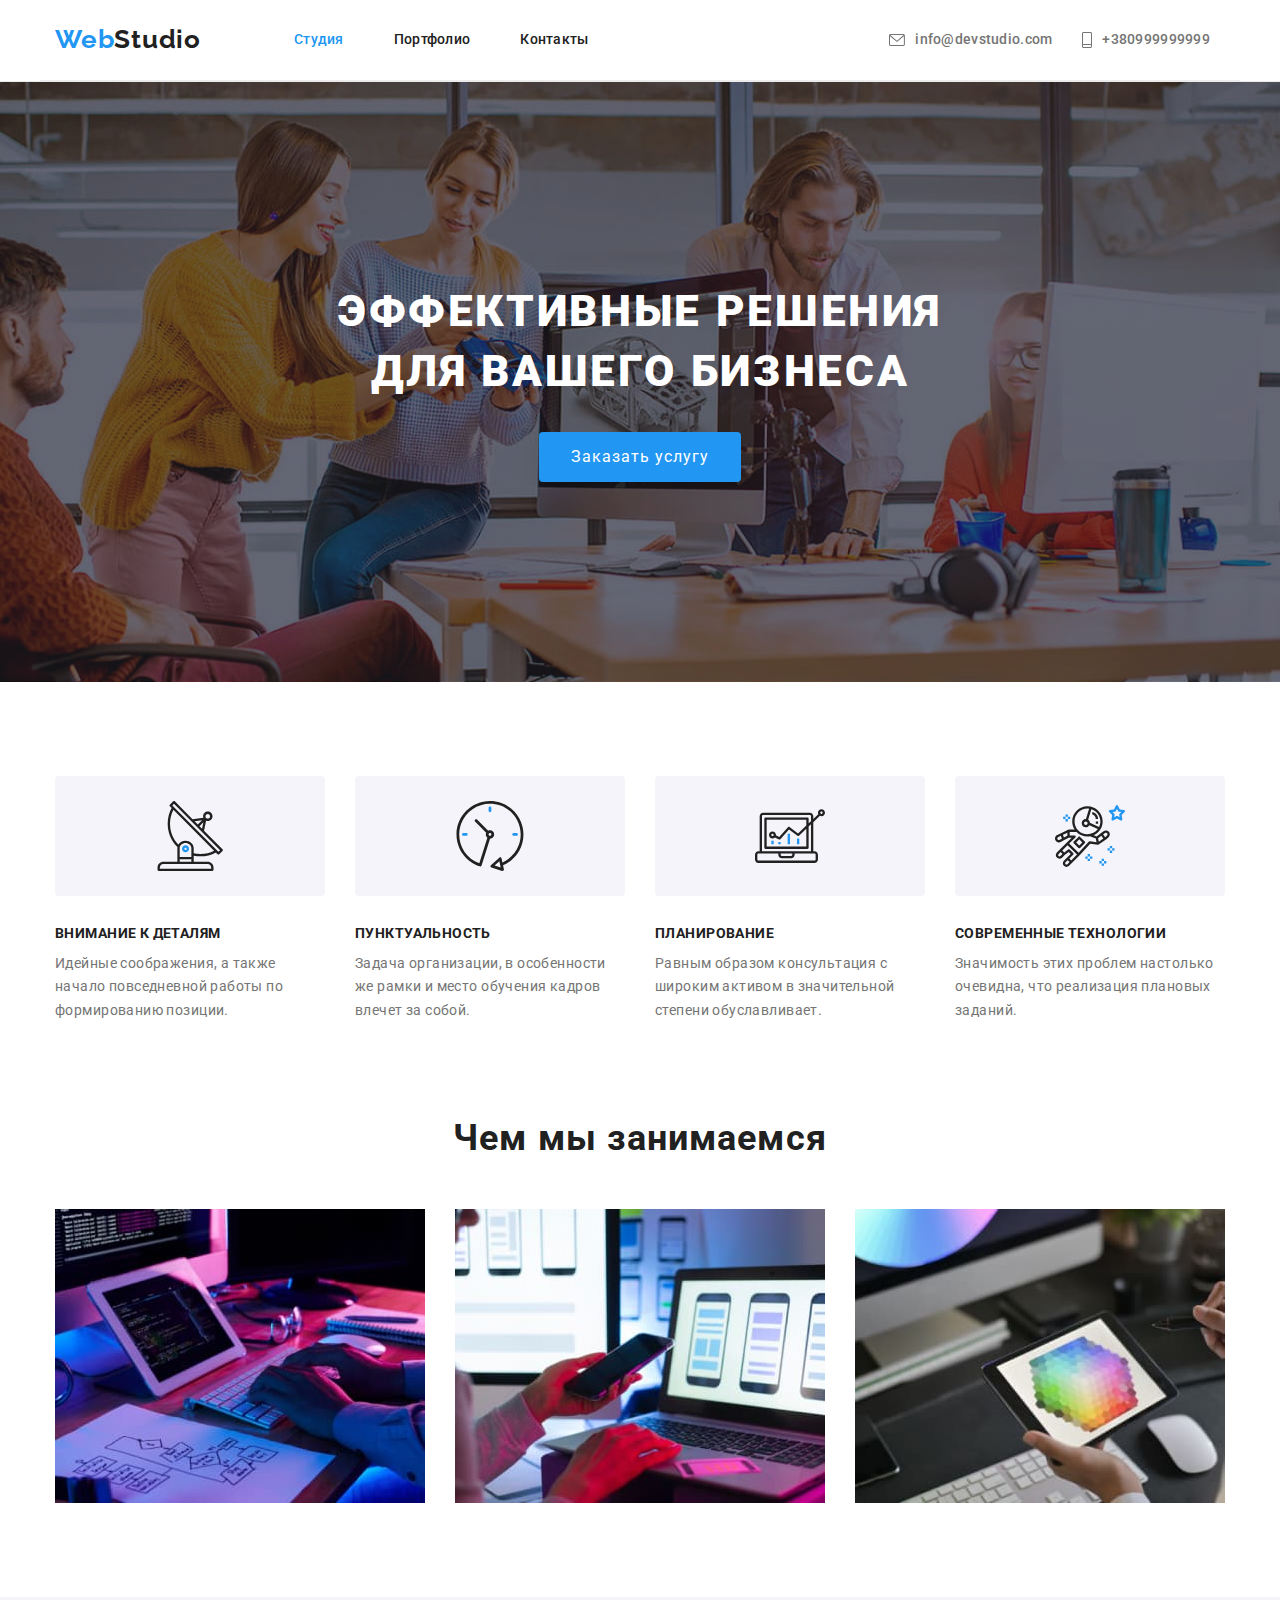
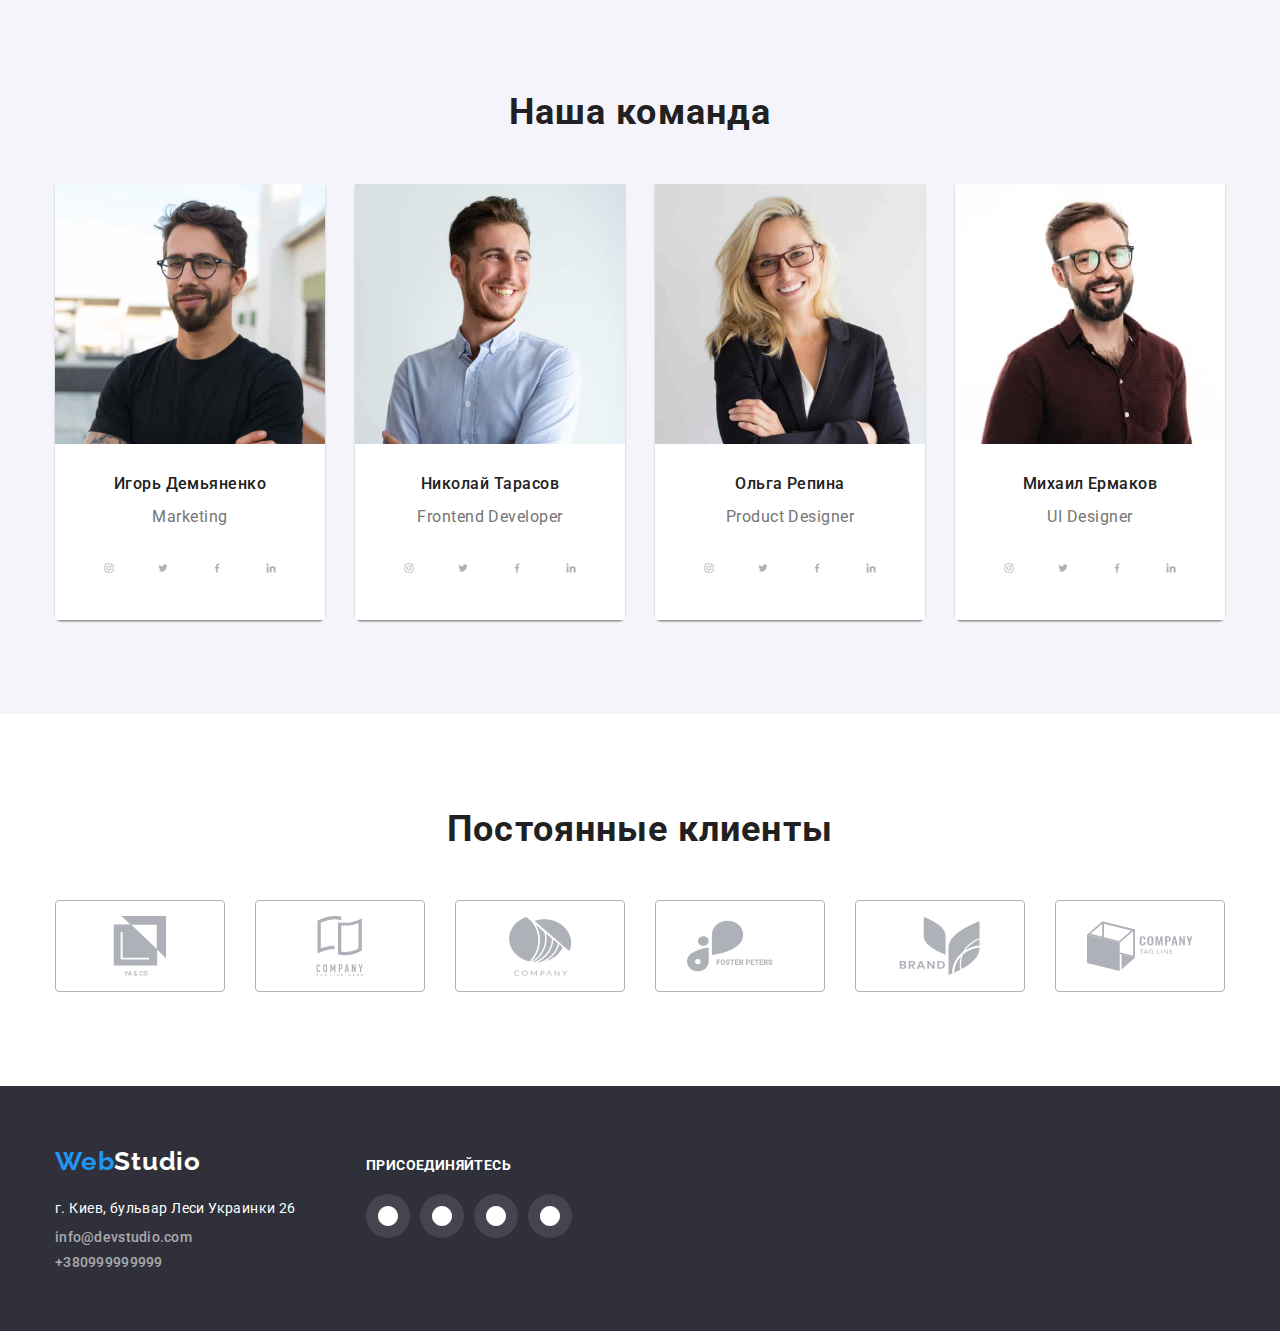
<file: index.html>
<!DOCTYPE html>
<html lang="ru">
  <!--Голова-->
  <head>
    <meta charset="UTF-8" />
    <meta http-equiv="X-UA-Compatible" content="IE=edge" />
    <meta name="viewport" content="width=device-width, initial-scale=1.0" />
    <link rel="preconnect" href="https://fonts.googleapis.com" />
    <link rel="preconnect" href="https://fonts.gstatic.com" crossorigin />
    <link
      href="https://fonts.googleapis.com/css2?family=Raleway:wght@700&family=Roboto:wght@400;500;700;900&display=swap"
      rel="stylesheet"
    />
    <link
      rel="stylesheet"
      href="https://cdnjs.cloudflare.com/ajax/libs/modern-normalize/1.0.0/modern-normalize.min.css"
    />
    <link rel="stylesheet" href="./css/styles.css" />
    <title class="title-logo">Web Studio</title>
  </head>
  <body class="page">
    <!--Header-->

    <header class="header">
      <div class="container header">
        <a class="logo" href="./index.html" class="href" lang="en"
          >Web<span class="logo-black">Studio</span></a
        >
        <nav class="nav">
          <ul class="site-nav list">
            <li class="item">
              <a class="link current" href="./index.html">Студия</a>
            </li>
            <li class="item">
              <a class="link" href="./portfolio.html">Портфолио</a>
            </li>
            <li class="item">
              <a class="link contacts" href="./contacts.html">Контакты</a>
            </li>
          </ul>
        </nav>
        <ul class="list hdr-contacts">
          <li class="space">
            <a class="mail" href="mailto:info@devstudio.com" lang="en"
              ><svg class="svg-mail" width="16" height="12">
                <use href="./images/icons.svg#mail"></use>
              </svg>
              info@devstudio.com
            </a>
          </li>

          <li class="space">
            <a class="tel" href="tel:+380999999999">
              <svg class="svg-tel" width="10" height="16">
                <use href="./images/icons.svg#tel"></use>
              </svg>
              +380999999999</a
            >
          </li>
        </ul>
      </div>
    </header>
    <main>
      <!-- Герой или заголовок -->

      <section class="hero">
        <div class="container">
          <h1 class="hero-title">Эффективные решения для вашего бизнеса</h1>
          <button class="button" type="button">Заказать услугу</button>
        </div>
      </section>
      <!-- Преимущества -->

      <section class="section feature">
        <div class="container">
          <h2 class="section-title visually-hidden">Преимущества</h2>

          <ul class="feature-list list">
            <li class="feature-items">
              <!--BLOCK 1-->
              <div class="box">
                <svg width="70" height="70">
                  <use href="./images/icons.svg#sputnik"></use>
                </svg>
              </div>
              <h3 class="feature-title">Внимание к деталям</h3>
              <p class="secondary-text">
                Идейные соображения, а также начало повседневной работы по
                формированию позиции.
              </p>
            </li>
            <li class="feature-items">
              <!-- BLOCK 2-->
              <div class="box">
                <svg width="70" height="70">
                  <use href="./images/icons.svg#clock"></use>
                </svg>
              </div>
              <h3 class="feature-title">Пунктуальность</h3>
              <p class="secondary-text">
                Задача организации, в особенности же рамки и место обучения
                кадров влечет за собой.
              </p>
            </li>
            <li class="feature-items">
              <!--BLOCK 3-->
              <div class="box">
                <svg width="70" height="70">
                  <use href="./images/icons.svg#diagram"></use>
                </svg>
              </div>
              <h3 class="feature-title">Планирование</h3>
              <p class="secondary-text">
                Равным образом консультация с широким активом в значительной
                степени обуславливает.
              </p>
            </li>
            <li class="feature-items">
              <!--BLOCK 4-->
              <div class="box">
                <svg width="70" height="70">
                  <use href="./images/icons.svg#astronaut"></use>
                </svg>
              </div>
              <h3 class="feature-title">Современные технологии</h3>
              <p class="secondary-text">
                Значимость этих проблем настолько очевидна, что реализация
                плановых заданий.
              </p>
            </li>
          </ul>
        </div>
      </section>

      <!--Чем мы занимаемся-->

      <section class="section">
        <div class="container">
          <h2 class="section-title">Чем мы занимаемся</h2>

          <ul class="item list">
            <li class="items">
              <img src="./images/1.jpg" alt="Рабочий стол" width="370" />
            </li>
            <li class="items">
              <img src="./images/2.jpg" alt="Компьютер" width="370" />
            </li>
            <li class="items">
              <img src="./images/3.jpg" alt="Планшет" width="370" />
            </li>
          </ul>
        </div>
      </section>

      <!--Наша команда-->
      <section class="section team">
        <div class="container">
          <h2 class="section-title caption">Наша команда</h2>
          <ul class="teamlist list">
            <li class="correction one">
              <img src="./images/team1.jpg" alt="Член команды" width="270" />
              <div class="team-txt">
                <h3 class="section-title team">Игорь Демьяненко</h3>
                <p class="secondary-text change-font">Marketing</p>
                <ul class="social-links">
                  <li class="linkbox">
                    <a class="svg-link" href="">
                      <svg
                        class="svg-social"
                        width="20"
                        height="20"
                        aria-label="social icon"
                      >
                        <use href="./images/icons.svg#ig"></use>
                      </svg>
                    </a>
                  </li>
                  <li class="linkbox">
                    <a class="svg-link" href="">
                      <svg
                        class="svg-social"
                        width="20"
                        height="20"
                        aria-label="social icon"
                      >
                        <use href="./images/icons.svg#twitter"></use>
                      </svg>
                    </a>
                  </li>
                  <li class="linkbox">
                    <a class="svg-link" href="">
                      <svg
                        class="svg-social"
                        width="20"
                        height="20"
                        aria-label="social icon"
                      >
                        <use href="./images/icons.svg#facebook"></use>
                      </svg>
                    </a>
                  </li>
                  <li class="linkbox">
                    <a class="svg-link" href="">
                      <svg
                        class="svg-social"
                        width="20"
                        height="20"
                        aria-label="social icon"
                      >
                        <use href="./images/icons.svg#linkedin"></use>
                      </svg>
                    </a>
                  </li>
                </ul>
              </div>
            </li>

            <li class="correction one">
              <img src="./images/team2.jpg" alt="Член команды" width="270" />
              <div class="team-txt">
                <h3 class="section-title team">Николай Тарасов</h3>
                <p class="secondary-text change-font">Frontend Developer</p>
                <ul class="social-links">
                  <li class="linkbox">
                    <a class="svg-link" href="">
                      <svg
                        class="svg-social"
                        width="20"
                        height="20"
                        aria-label="social icon"
                      >
                        <use href="./images/icons.svg#ig"></use>
                      </svg>
                    </a>
                  </li>
                  <li class="linkbox">
                    <a class="svg-link" href="">
                      <svg
                        class="svg-social"
                        width="20"
                        height="20"
                        aria-label="social icon"
                      >
                        <use href="./images/icons.svg#twitter"></use>
                      </svg>
                    </a>
                  </li>
                  <li class="linkbox">
                    <a class="svg-link" href="">
                      <svg
                        class="svg-social"
                        width="20"
                        height="20"
                        aria-label="social icon"
                      >
                        <use href="./images/icons.svg#facebook"></use>
                      </svg>
                    </a>
                  </li>
                  <li class="linkbox">
                    <a class="svg-link" href="">
                      <svg
                        class="svg-social"
                        width="20"
                        height="20"
                        aria-label="social icon"
                      >
                        <use href="./images/icons.svg#linkedin"></use>
                      </svg>
                    </a>
                  </li>
                </ul>
              </div>
            </li>

            <li class="correction one">
              <img src="./images/team3.jpg" alt="Член команды" width="270" />
              <div class="team-txt">
                <h3 class="section-title team">Ольга Репина</h3>
                <p class="secondary-text change-font">Product Designer</p>
                <ul class="social-links">
                  <li class="linkbox">
                    <a class="svg-link" href="">
                      <svg
                        class="svg-social"
                        width="20"
                        height="20"
                        aria-label="social icon"
                      >
                        <use href="./images/icons.svg#ig"></use>
                      </svg>
                    </a>
                  </li>
                  <li class="linkbox">
                    <a class="svg-link" href="">
                      <svg
                        class="svg-social"
                        width="20"
                        height="20"
                        aria-label="social icon"
                      >
                        <use href="./images/icons.svg#twitter"></use>
                      </svg>
                    </a>
                  </li>
                  <li class="linkbox">
                    <a class="svg-link" href="">
                      <svg
                        class="svg-social"
                        width="20"
                        height="20"
                        aria-label="social icon"
                      >
                        <use href="./images/icons.svg#facebook"></use>
                      </svg>
                    </a>
                  </li>
                  <li class="linkbox">
                    <a class="svg-link" href="">
                      <svg
                        class="svg-social"
                        width="20"
                        height="20"
                        aria-label="social icon"
                      >
                        <use href="./images/icons.svg#linkedin"></use>
                      </svg>
                    </a>
                  </li>
                </ul>
              </div>
            </li>

            <li class="one">
              <img src="./images/team4.jpg" alt="Член команды" width="270" />
              <div class="team-txt">
                <h3 class="section-title team">Михаил Ермаков</h3>
                <p class="secondary-text change-font">UI Designer</p>
                <ul class="social-links">
                  <li class="linkbox">
                    <a class="svg-link" href="">
                      <svg
                        class="svg-social"
                        width="20"
                        height="20"
                        aria-label="social icon"
                      >
                        <use href="./images/icons.svg#ig"></use>
                      </svg>
                    </a>
                  </li>
                  <li class="linkbox">
                    <a class="svg-link" href="">
                      <svg
                        class="svg-social"
                        width="20"
                        height="20"
                        aria-label="social icon"
                      >
                        <use href="./images/icons.svg#twitter"></use>
                      </svg>
                    </a>
                  </li>
                  <li class="linkbox">
                    <a class="svg-link" href="">
                      <svg
                        class="svg-social"
                        width="20"
                        height="20"
                        aria-label="social icon"
                      >
                        <use href="./images/icons.svg#facebook"></use>
                      </svg>
                    </a>
                  </li>
                  <li class="linkbox">
                    <a class="svg-link" href="">
                      <svg
                        class="svg-social"
                        width="20"
                        height="20"
                        aria-label="social icon"
                      >
                        <use href="./images/icons.svg#linkedin"></use>
                      </svg>
                    </a>
                  </li>
                </ul>
              </div>
            </li>
          </ul>
        </div>
      </section>

      <!-- Постоянные клиенты -->
      <section class="section">
        <div class="container small">
          <h2 class="section-title">Постоянные клиенты</h2>
          <ul class="client-links">
            <li class="client-item">
              <a class="client" href="">
                <svg
                  class="svg-client"
                  width="106"
                  height="60"
                  aria-label="client logo"
                >
                  <use href="./images/icons.svg#company"></use>
                </svg>
              </a>
            </li>
            <li class="client-item">
              <a class="client" href="">
                <svg
                  class="svg-client"
                  width="106"
                  height="60"
                  aria-label="client logo"
                >
                  <use href="./images/icons.svg#company2"></use>
                </svg>
              </a>
            </li>
            <li class="client-item">
              <a class="client" href="">
                <svg
                  class="svg-client"
                  width="106"
                  height="60"
                  aria-label="client logo"
                >
                  <use href="./images/icons.svg#company3"></use>
                </svg>
              </a>
            </li>
            <li class="client-item">
              <a class="client" href="">
                <svg
                  class="svg-client"
                  width="106"
                  height="60"
                  aria-label="client logo"
                >
                  <use href="./images/icons.svg#company4"></use>
                </svg>
              </a>
            </li>
            <li class="client-item">
              <a class="client" href="">
                <svg
                  class="svg-client"
                  width="106"
                  height="60"
                  aria-label="client logo"
                >
                  <use href="./images/icons.svg#company5"></use>
                </svg>
              </a>
            </li>
            <li class="client-item">
              <a class="client" href="">
                <svg
                  class="svg-client"
                  width="106"
                  height="60"
                  aria-label="client logo"
                >
                  <use href="./images/icons.svg#company6"></use>
                </svg>
              </a>
            </li>
          </ul>
        </div>
      </section>
    </main>
    <footer class="footer">
      <div class="container ftr">
        <div class="ftr-box">
          <a href="./index.html" class="logo ftr" lang="en"
            >Web<span class="logo-white">Studio</span></a
          >
          <address class="address">
            <p class="place">г. Киев, бульвар Леси Украинки 26</p>
            <a class="mail down" href="mailto:info@devstudio.com"
              >info@devstudio.com</a
            >
            <a class="tel down" href="tel:+380999999999">+380999999999</a>
          </address>
        </div>
        <div class="pack">
          <p class="ftr-txt">присоединяйтесь</p>
          <ul class="ftr-box-two">
            <li class="ftr-icon-item">
              <a class="ftr-icons" href="">
                <svg
                  class="ftr-icon"
                  width="20"
                  height="20"
                  aria-label="social icon"
                >
                  <use href="./images/icons.svg#igblack"></use>
                </svg>
              </a>
            </li>
            <li class="ftr-icon-item">
              <a class="ftr-icons" href="">
                <svg
                  class="ftr-icon"
                  width="20"
                  height="20"
                  aria-label="social icon"
                >
                  <use href="./images/icons.svg#twitterblack"></use>
                </svg>
              </a>
            </li>
            <li class="ftr-icon-item">
              <a class="ftr-icons" href="">
                <svg
                  class="ftr-icon"
                  width="20"
                  height="20"
                  aria-label="social icon"
                >
                  <use href="./images/icons.svg#facebookblack"></use>
                </svg>
              </a>
            </li>
            <li class="ftr-icon-item">
              <a class="ftr-icons" href="">
                <svg
                  class="ftr-icon"
                  width="20"
                  height="20"
                  aria-label="social icon"
                >
                  <use href="./images/icons.svg#linkedinblack"></use>
                </svg>
              </a>
            </li>
          </ul>
        </div>
      </div>
    </footer>
  </body>
</html>
</file>
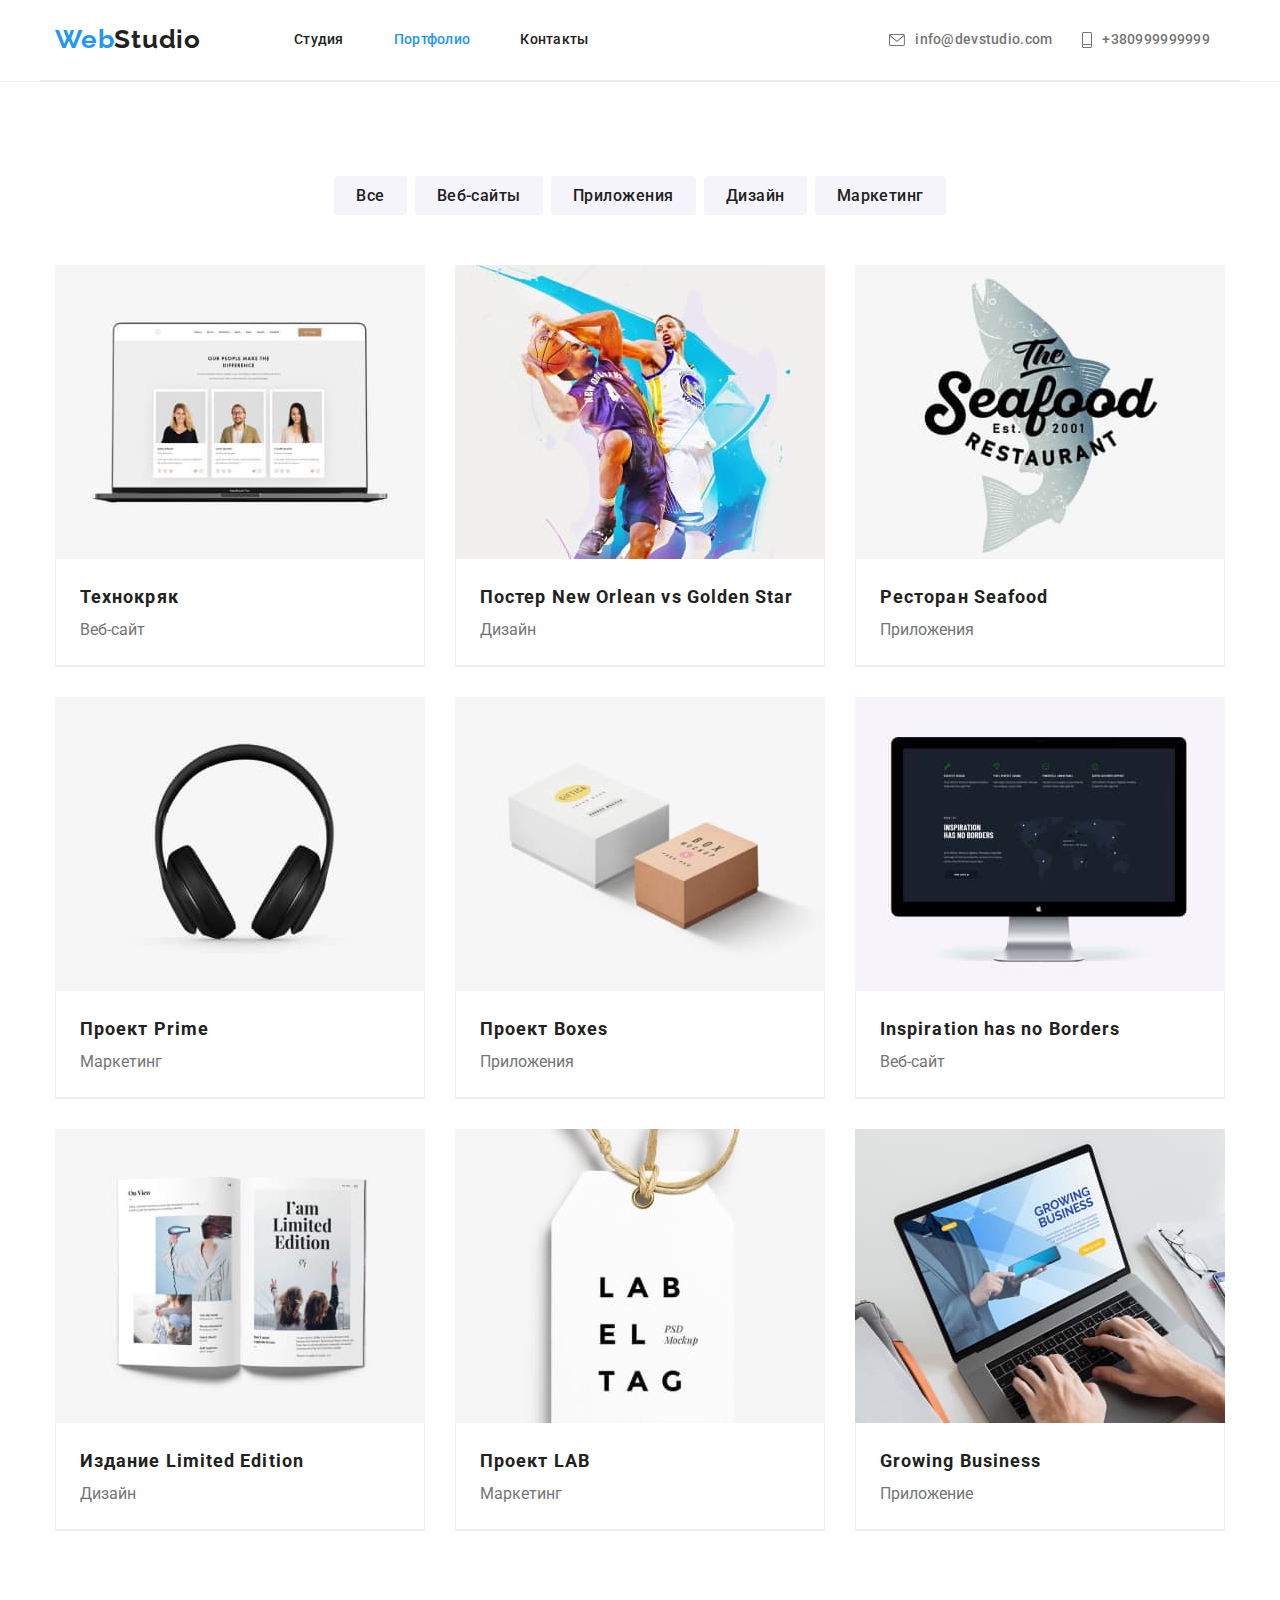
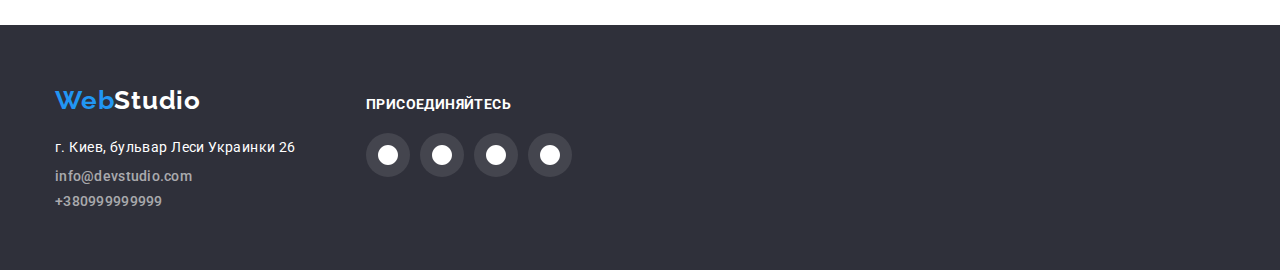
<file: portfolio.html>
<!DOCTYPE html>
<html lang="ru">
  <head>
    <meta charset="UTF-8" />
    <meta http-equiv="X-UA-Compatible" content="IE=edge" />
    <meta name="viewport" content="width=device-width, initial-scale=1.0" />
    <link rel="preconnect" href="https://fonts.googleapis.com" />
    <link rel="preconnect" href="https://fonts.gstatic.com" crossorigin />
    <link
      href="https://fonts.googleapis.com/css2?family=Raleway:wght@700&family=Roboto:wght@400;500;700;900&display=swap"
      rel="stylesheet"
    />
     <link
      rel="stylesheet"
      href="https://cdnjs.cloudflare.com/ajax/libs/modern-normalize/1.0.0/modern-normalize.min.css"
    />
    <link rel="stylesheet" href="./css/styles.css" />
    <title class="title-logo">Web Studio</title>
  </head>
  <body class="page">
    <!-- Шапка -->
    <header class="header">
      <div class="container header">
        <a class="logo" href="./index.html" class="href" lang="en"
          >Web<span class="logo-black">Studio</span></a
        >
        <nav class="nav">
          <ul class="site-nav list">
            <li class="item">
              <a class="link" href="./index.html">Студия</a>
            </li>
            <li class="item">
              <a class="link current" href="./portfolio.html">Портфолио</a>
            </li>
            <li class="item">
              <a class="link contacts" href="./contacts.html">Контакты</a>
            </li>
          </ul>
        </nav>
        <ul class="list hdr-contacts">
          <li class="space">
            <a class="mail" href="mailto:info@devstudio.com" lang="en"
              ><svg class="svg-mail" width="16" height="12">
              <use href="./images/icons.svg#mail"></use>
            </svg>
            info@devstudio.com</a>
          </li>
          <li class="space">
            <a class="tel" href="tel:+380999999999">
              <svg class="svg-tel" width="10" height="16">
              <use href="./images/icons.svg#tel"></use>
            </svg>+380999999999</a>
          </li>
        </ul>
      </div>
    </header>

    <!-- Мэйн -->
    <main>
    <section class="section">
      <div class="container portfolio">
        <h1 class="visually-hidden">web-studio portfolio</h1>

        <ul class="btnlist list">
          <li class="btnitem">
            <button class="button-portfolio" type="button">Все</button>
          </li>
          <li class="btnitem">
            <button class="button-portfolio" type="button">Веб-сайты</button>
          </li>
          <li class="btnitem">
            <button class="button-portfolio" type="button">Приложения</button>
          </li>
          <li class="btnitem">
            <button class="button-portfolio" type="button">Дизайн</button>
          </li>
          <li class="btnitem">
            <button class="button-portfolio" type="button">Маркетинг</button>
          </li>
        </ul>

        <ul class="works-list list">
          <li class="works-item">
            <a class="works-link" href="">
            <img src="./images/img.jpg" width="370" alt="Ноутбук" />
            <div class="works-caption">
            <h2 class="gallery-captions">Технокряк</h2>
            <p class="gallery-descr">Веб-сайт</p>
            </div>
            </a>
          </li>
          <li class="works-item">
            <a class="works-link" href="">
            <img src="./images/img-2.jpg" width="370" alt="спортсмены" />
            <div class="works-caption">
            <h2 class="gallery-captions">Постер New Orlean vs Golden Star</h2>
            <p class="gallery-descr">Дизайн</p>
            </div>
            </a>
          </li>
          <li class="works-item">
            <a class="works-link" href="">
            <img src="./images/img-3.jpg" width="370" alt="логотип ресторана" />
            <div class="works-caption">
            <h2 class="gallery-captions">Ресторан Seafood</h2>
            <p class="gallery-descr">Приложения</p>
            </div>
            </a>
          </li>
          <li class="works-item">
            <a class="works-link" href="">
            <img src="./images/img-4.jpg" width="370" alt="наушники" />
            <div class="works-caption">
            <h2 class="gallery-captions">Проект Prime</h2>
            <p class="gallery-descr">Маркетинг</p>
            </div>
            </a>
          </li>
          <li class="works-item">
            <a class="works-link" href="">
            <img src="./images/img-5.jpg" width="370" alt="коробки" />
            <div class="works-caption">
            <h2 class="gallery-captions">Проект Boxes</h2>
            <p class="gallery-descr">Приложения</p>
            </div>
            </a>
          </li>
          <li class="works-item">
            <a class="works-link" href="">
            <img src="./images/img-6.jpg" width="370" alt="Компьютер" />
            <div class="works-caption">
            <h2 class="gallery-captions">Inspiration has no Borders</h2>
            <p class="gallery-descr">Веб-сайт</p>
            </div>
            </a>
          </li>
          <li class="works-item">
            <a class="works-link" href="">
            <img src="./images/img-7.jpg" width="370" alt="книга" />
            <div class="works-caption">
            <h2 class="gallery-captions">Издание Limited Edition</h2>
            <p class="gallery-descr">Дизайн</p>
            </div>
            </a>
          </li>
          <li class="works-item">
            <a class="works-link" href="">
            <img src="./images/img-8.jpg" width="370" alt="бирка" />
            <div class="works-caption">
            <h2 class="gallery-captions">Проект LAB</h2>
            <p class="gallery-descr">Маркетинг</p>
            </div>
            </a>
          </li>
          <li class="works-item">
            <a class="works-link" href="">
            <img
              src="./images/img-9.jpg"
              width="370"
              alt="работа за компьютером"
            />
  
            <div class="works-caption">
            <h2 class="gallery-captions">Growing Business</h2>
            <p class="gallery-descr">Приложение
              </div>
            </p>
          </a></li>
        </ul>
      </div>
    </section>
    </main>

    <!-- Подвал -->
   <footer class="footer">
      <div class="container ftr">
        <div class="ftr-box">
          <a href="./index.html" class="logo ftr" lang="en"
            >Web<span class="logo-white">Studio</span></a
          >
          <address class="address">
            <p class="place">г. Киев, бульвар Леси Украинки 26</p>
            <a class="mail down" href="mailto:info@devstudio.com"
              >info@devstudio.com</a
            >
            <a class="tel down" href="tel:+380999999999">+380999999999</a>
          </address>
        </div>
        <div class="pack">
          <p class="ftr-txt">присоединяйтесь</p>
          <ul class="ftr-box-two">
            <li class="ftr-icon-item">
              <a class="ftr-icons" href="">
                <svg
                  class="ftr-icon"
                  width="20"
                  height="20"
                  aria-label="social icon"
                >
                  <use href="./images/icons.svg#igblack"></use>
                </svg>
              </a>
            </li>
            <li class="ftr-icon-item">
              <a class="ftr-icons" href="">
                <svg
                  class="ftr-icon"
                  width="20"
                  height="20"
                  aria-label="social icon"
                >
                  <use href="./images/icons.svg#twitterblack"></use>
                </svg>
              </a>
            </li>
            <li class="ftr-icon-item">
              <a class="ftr-icons" href="">
                <svg
                  class="ftr-icon"
                  width="20"
                  height="20"
                  aria-label="social icon"
                >
                  <use href="./images/icons.svg#facebookblack"></use>
                </svg>
              </a>
            </li>
            <li class="ftr-icon-item">
              <a class="ftr-icons" href="">
                <svg
                  class="ftr-icon"
                  width="20"
                  height="20"
                  aria-label="social icon"
                >
                  <use href="./images/icons.svg#linkedinblack"></use>
                </svg>
              </a>
            </li>
          </ul>
        </div>
      </div>
    </footer>
  </body>
</html>
</file>
<file: css/styles.css>
/* 
header-color = #FFFFFF
bg-color-section-one = #E5E5E5
bg-color-section-two = #F5F4FA
hero-ftr-color = #2F303A
accent-color = #2196F3
title-color = #212121
text-color = #757575
*/
:root {
  --header-color: #ffffff;
  --bg-color-section-two: #f5f4fa;
  --hero-ftr-color: #2f303a;
  --accent-color: #2196f3;
  --title-color: #212121;
  --text-color: #757575;
  --black: #000000;
}
body {
  margin: 0px;
  color: #757575;
  background-color: var(--header-color);
  font-style: normal;
  text-decoration: none;
  font-family: Roboto, sans-serif;
  font-weight: 400;
}

h1,
h2,
h3,
h4,
h5,
h6,
ul,
p {
  margin: 0px;
}
li {
  margin: 0;
  list-style: none;
}
img {
  display: block;
}

.page {
  background-color: var(--bg-color-section-one);
}

.list {
  margin: 0px;
  list-style: none;
}

.visually-hidden {
  position: absolute;
  width: 1px;
  height: 1px;
  margin: -1px;
  border: 0;
  padding: 0;

  white-space: nowrap;
  clip-path: inset(100%);
  clip: rect(0 0 0 0);
  overflow: hidden;
}

.container {
  width: 1200px;
  margin-left: auto;
  margin-right: auto;
  padding-left: 15px;
  padding-right: 15px;
}

.container.header {
  display: flex;
  align-items: center;
  background-color: #ffffff;
}

.container.ftr {
  display: flex;
  align-items: baseline;
}

/* header */
.header {
  background-color: #ffffff;
  border-bottom: 1px solid #ececec;
}

.logo {
  display: inline-block;
  margin-right: 93px;
  font-family: Raleway, sans-serif;
  font-weight: 700;
  font-size: 26px;
  line-height: 1.2;
  letter-spacing: 0.03em;
  color: var(--accent-color);
  text-decoration: none;
}
.logo-black {
  color: var(--title-color);
}
/* site nav */

.site-nav {
  display: flex;
  padding-left: 0px;
}
.site-nav > .item {
  margin-right: 50px;
}

.site-nav > .item:last-child {
  margin-right: 0px;
}

.site-nav .link {
  padding-bottom: 32px;
  padding-top: 32px;
  text-decoration: none;
  font-weight: 500;
  font-size: 14px;
  line-height: 1.14;
  letter-spacing: 0.02em;
  color: var(--title-color);
}
.hdr-contacts {
  display: flex;
  padding-left: 0px;
  margin-left: auto;
  align-items: center;
}

.space {
  margin-right: 15px;
}
.space:nth-child(1) {
  margin-right: 0;
}

.link.contacts {
  margin-right: 0;
}

.site-nav .link:hover,
.site-nav .link:focus {
  color: var(--accent-color);
}
.site-nav .link.current {
  color: var(--accent-color);
}

.mail {
  display: flex;
  align-items: center;
  padding-top: 32px;
  padding-bottom: 32px;
  margin-right: 30px;
  color: #757575;
  font-weight: 500;
  font-style: normal;
  text-decoration: none;
  font-size: 14px;
  line-height: 1.14;
  letter-spacing: 0.02em;
}

.tel {
  display: flex;
  align-items: center;
  padding-top: 32px;
  padding-bottom: 32px;
  color: #757575;
  font-weight: 500;
  font-style: normal;
  text-decoration: none;
  font-size: 14px;
  line-height: 1.14;
  letter-spacing: 0.02em;
}

.mail:hover,
.tel:hover {
  color: var(--accent-color);
}

.mail:focus,
.tel:focus {
  color: var(--accent-color);
}

.svg-mail,
.svg-tel {
  fill: var(--text-color);
  margin-right: 10px;
}

.mail:hover .svg-mail,
.tel:hover .svg-tel {
  fill: var(--accent-color);
}

/* hero */
.hero {
  padding: 200px 0;
  text-align: center;
  background-color: var(--hero-ftr-color);
  background-repeat: no-repeat;
  background-position: 50% 50%;
  max-width: 1600px;
  margin-left: auto;
  margin-right: auto;
  background-image: linear-gradient(
      to right,
      rgba(47, 48, 58, 0.4),
      rgba(47, 48, 58, 0.4)
    ),
    url(../images/bg.jpg);
}
.hero-title {
  width: 696px;
  margin-left: auto;
  margin-right: auto;
  margin-bottom: 30px;

  color: var(--header-color);
  font-family: Roboto, sans-serif;
  font-weight: 900;
  text-align: center;
  font-size: 44px;
  line-height: 1.36;
  letter-spacing: 0.06em;
  text-transform: uppercase;
}

.button {
  padding: 10px 32px 10px 32px;
  border: 0px;
  margin-left: auto;
  margin-right: auto;
  cursor: pointer;
  background-color: var(--accent-color);
  color: var(--header-color);
  font-size: 16px;
  line-height: 1.87;
  display: flex;
  align-items: center;
  text-align: center;
  letter-spacing: 0.06em;
  box-shadow: 0px 4px 4px rgba(0, 0, 0, 0.15);
  border-radius: 4px;
}

/* section */

.section {
  padding-top: 94px;
  padding-bottom: 94px;
}

.feature {
  padding-bottom: 0;
}
.feature-list {
  display: flex;
  padding-left: 0px;
}

.feature-items {
  margin-right: 30px;
  width: 270px;
}

.feature-items:last-child {
  margin-right: 0px;
}

.feature-title {
  margin-bottom: 10px;
  text-decoration: none;
  color: var(--title-color);
  font-weight: 700;
  font-size: 14px;
  line-height: 1.14;
  letter-spacing: 0.03em;
  text-transform: uppercase;
}

.box {
  display: flex;
  justify-content: center;
  align-items: center;
  width: 270px;
  height: 120px;
  border-radius: 4px;
  margin-right: 30px;
  margin-bottom: 30px;
  background-color: #f5f4fa;
}
.box:last-child {
  margin-right: 0;
}

.item {
  display: flex;
  margin-left: auto;
  margin-right: auto;
  padding-left: 0px;
}

.items {
  margin-right: 30px;
}
.items:last-child {
  margin-right: 0px;
}

.section-title {
  margin-bottom: 50px;
  color: var(--title-color);
  font-weight: 700;
  font-size: 36px;
  line-height: 1.17;
  text-align: center;
  letter-spacing: 0.03em;
}

.secondary-text {
  font-size: 14px;
  line-height: 1.71;
  letter-spacing: 0.03em;
  color: var(--text-color);
}

.secondary-text.change-font {
  font-size: 16px;
}

.section.team {
  background-color: #f5f4fa;
  padding-top: 94px;
  padding-bottom: 94px;
}

.team-txt {
  padding-top: 30px;
  padding-bottom: 30px;
  background-color: #ffffff;
}

.section-title.team {
  margin-bottom: 10px;
  font-weight: 500;
  font-size: 16px;
  line-height: 1.19;
  text-align: center;
  letter-spacing: 0.03em;
  color: #212121;
}

.teamlist {
  display: flex;
  justify-content: center;
  margin-right: auto;
  margin-left: auto;
  padding-left: 0px;
}

.correction {
  margin-right: 30px;
}

.secondary-text.change-font {
  text-align: center;
  background-color: #ffffff;
  margin-bottom: 16px;
}

.social-links {
  display: flex;
  justify-content: center;
  padding-left: 0;
}

.social-links > a {
  margin-right: 10px;
  background-color: #fff;
}
.social-links > a:last-child {
  margin-right: 0;
}

.svg-social {
  fill: #afb1b8;
}
.svg-link:hover .svg-social {
  fill: #fff;
}

.linkbox {
  margin-right: 10px;
}
.linkbox:last-child {
  margin-right: 0;
}

.one {
  box-shadow: 0px 1px 3px rgba(0, 0, 0, 0.12), 0px 1px 1px rgba(0, 0, 0, 0.14),
    0px 2px 1px rgba(0, 0, 0, 0.2);
  border-radius: 0px 0px 6px 6px;
}
/* OUR CLIENTS */

.client-links {
  display: flex;
  justify-content: center;
  padding-left: 0;
}

.client {
  display: flex;
  justify-content: center;
  align-items: center;
  width: 170px;
  height: 92px;
  border: 1px solid #afb1b8;
  border-radius: 4px;
  margin-right: 30px;
}
.client:last-child {
  margin-right: 0;
}
.client > a {
  display: inline-block;
}

.client:hover {
  border: 1px solid var(--accent-color);
}

.svg-client {
  fill: #afb1b8;
}

.client:hover .svg-client {
  fill: var(--accent-color);
}

.client-item {
  margin-right: 30px;
}
.client-item:last-child {
  margin-right: 0;
}

/* footer */
.footer {
  padding-bottom: 60px;
  padding-top: 60px;
  color: #ffffff;
  background-color: var(--hero-ftr-color);
}

.logo-white {
  color: #ffffff;
}

.logo.ftr {
  margin-bottom: 20px;
}

.place {
  margin-bottom: 9px;
  font-size: 14px;
  font-style: normal;
  line-height: 1.71;
  letter-spacing: 0.03em;
  color: #ffffff;
}

.mail.down,
.tel.down {
  padding-top: 0px;
  padding-bottom: 0px;
  margin-bottom: 9px;
  color: rgba(255, 255, 255, 0.6);
}
.tel.down {
  margin-bottom: 0;
}

.ftr-box {
  display: flex;
  flex-direction: column;
  margin-right: 70px;
}

.ftr-txt {
  margin-bottom: 20px;
  font-weight: 700;
  font-size: 14px;
  line-height: 1.14;
  letter-spacing: 0.03em;
  text-transform: uppercase;
  color: #ffffff;
}

.ftr-icon {
  fill: rgba(255, 255, 255, 1);
}

.ftr-icons,
.svg-link {
  display: flex;
  align-items: center;
  justify-content: center;
  width: 44px;
  height: 44px;
  border-radius: 50%;
  background-color: rgba(255, 255, 255, 0.1);
}

.svg-link:hover {
  background-color: var(--accent-color);
}

.ftr-icons:hover {
  background-color: var(--accent-color);
}

.ftr-icons:hover .ftr-icon {
  fill: var(--header-color);
}

.address {
  display: inline-flex;
  flex-direction: column;
}

.ftr-box-two {
  display: flex;
  padding-left: 0;
}
.ftr-icon-item {
  margin-right: 10px;
}
.ftr-icon-item:last-child {
  margin-right: 0;
}

.pack {
  display: flex;
  flex-direction: column;
}
/*  PORTfolio */

.button-portfolio {
  border: 0px;
  cursor: pointer;
  padding: 6px 22px;
  border-radius: 4px;
  font-weight: 500;
  font-size: 16px;
  line-height: 1.71;
  text-align: center;
  letter-spacing: 0.03em;
  color: var(--title-color);
  background-color: #f5f4fa;
}

.button-portfolio:hover,
.button-portfolio:focus {
  background-color: var(--accent-color);
  color: #ffffff;
  box-shadow: 0px 3px 1px rgba(0, 0, 0, 0.1), 0px 1px 2px rgba(0, 0, 0, 0.08),
    0px 2px 2px rgba(0, 0, 0, 0.12);
}

.gallery-captions {
  font-weight: bold;
  font-size: 18px;
  line-height: 2;
  letter-spacing: 0.06em;
  color: var(--title-color);
}
.gallery-descr {
  font-size: 16px;
  line-height: 1.87;
  color: var(--text-color);
}
.btnlist {
  display: flex;
  justify-content: center;
  margin-bottom: 50px;
  margin-right: auto;
  margin-left: auto;
  padding-left: 0px;
}
.btnlist > .btnitem {
  margin-right: 8px;
}
.btnlist > .btnitem:last-child {
  margin-right: 0px;
}

.works-list {
  display: flex;
  flex-wrap: wrap;
  margin-left: auto;
  margin-right: auto;
  padding-left: 0px;
}

.works-item {
  margin-right: 30px;
  margin-bottom: 30px;
  border-bottom: 1px solid #eeeeee;
}

.works-item:nth-child(3n + 3) {
  margin-right: 0px;
}
.works-item:nth-child(n + 7) {
  margin-bottom: 0px;
}
.works-item > a {
  display: block;
  cursor: pointer;
}

.works-link {
  text-decoration: none;
}
.works-link:hover,
.works-link:focus {
  box-shadow: 0px 1px 1px rgba(0, 0, 0, 0.12), 0px 4px 4px rgba(0, 0, 0, 0.06),
    1px 4px 6px rgba(0, 0, 0, 0.16);
}

.works-caption {
  padding: 20px 24px;
  border-bottom: 1px solid #eeeeee;
  border-left: 1px solid #eeeeee;
  border-right: 1px solid #eeeeee;
}
</file>
